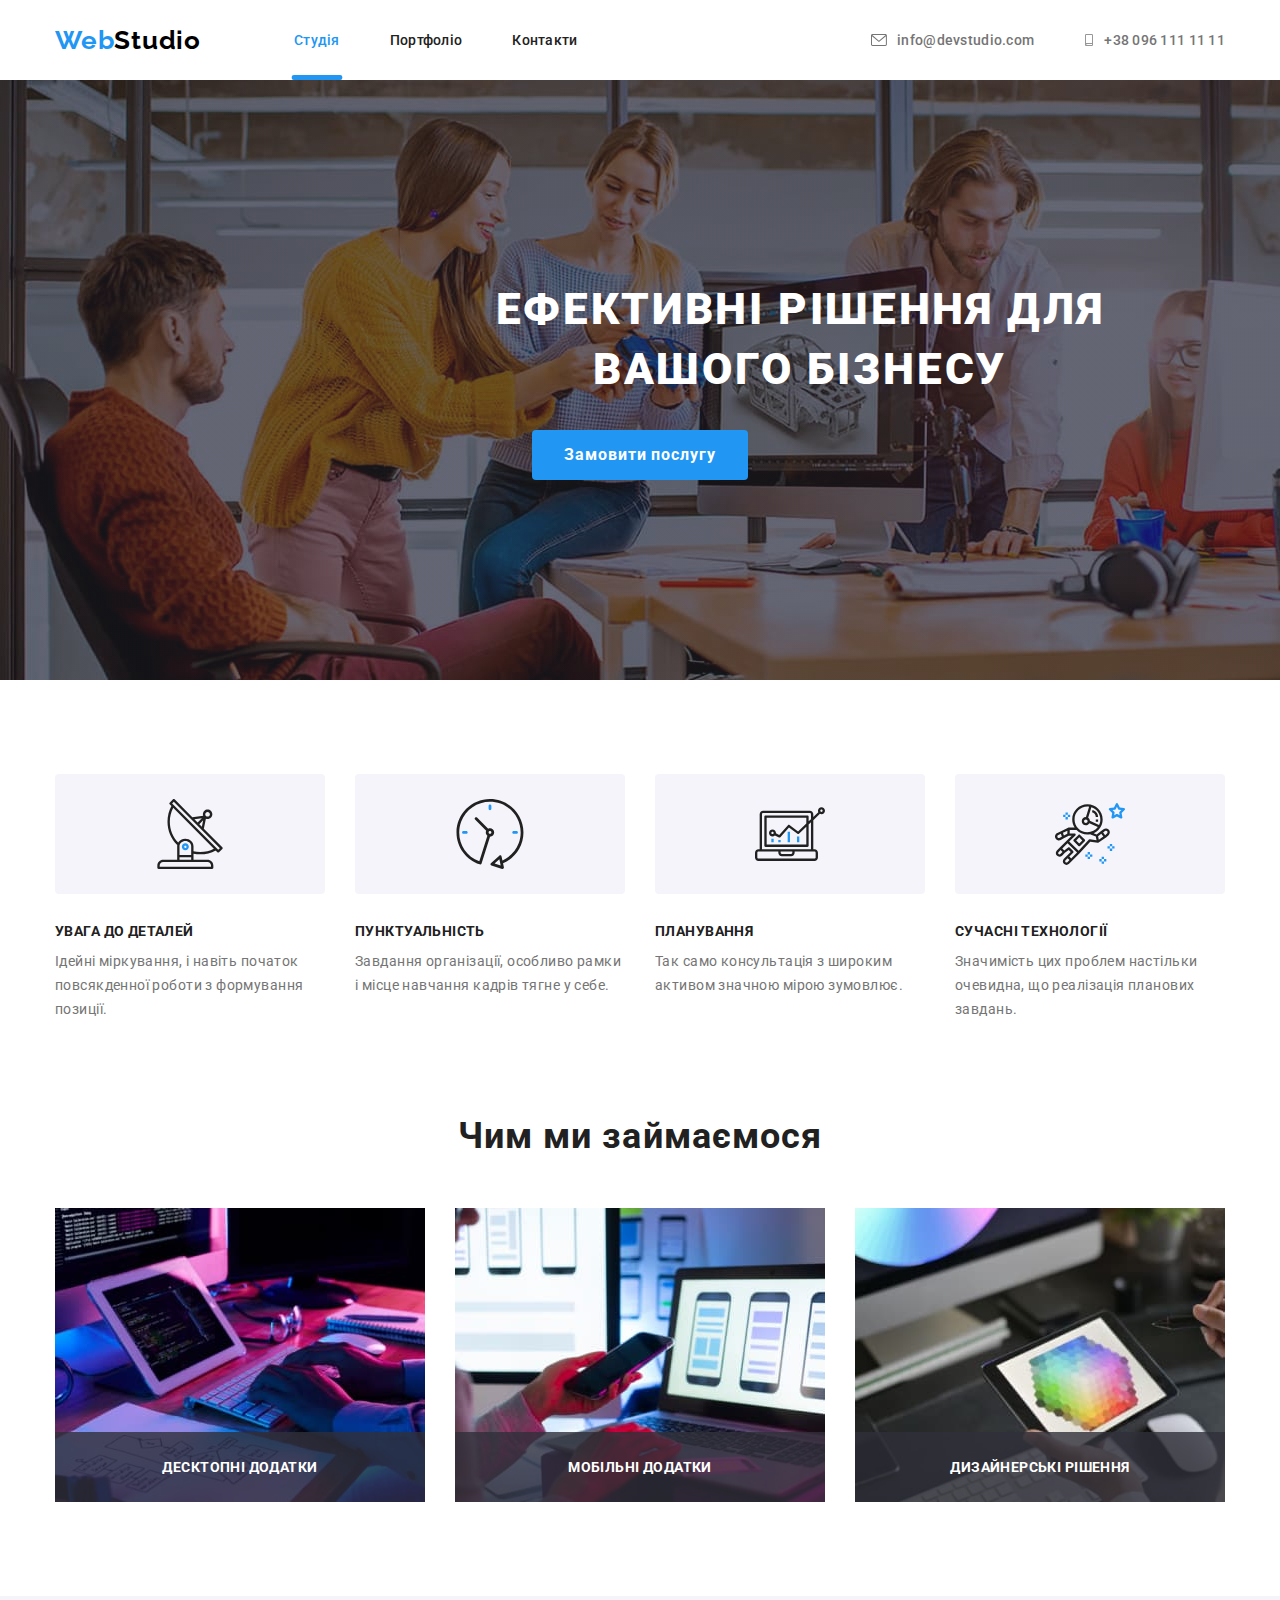
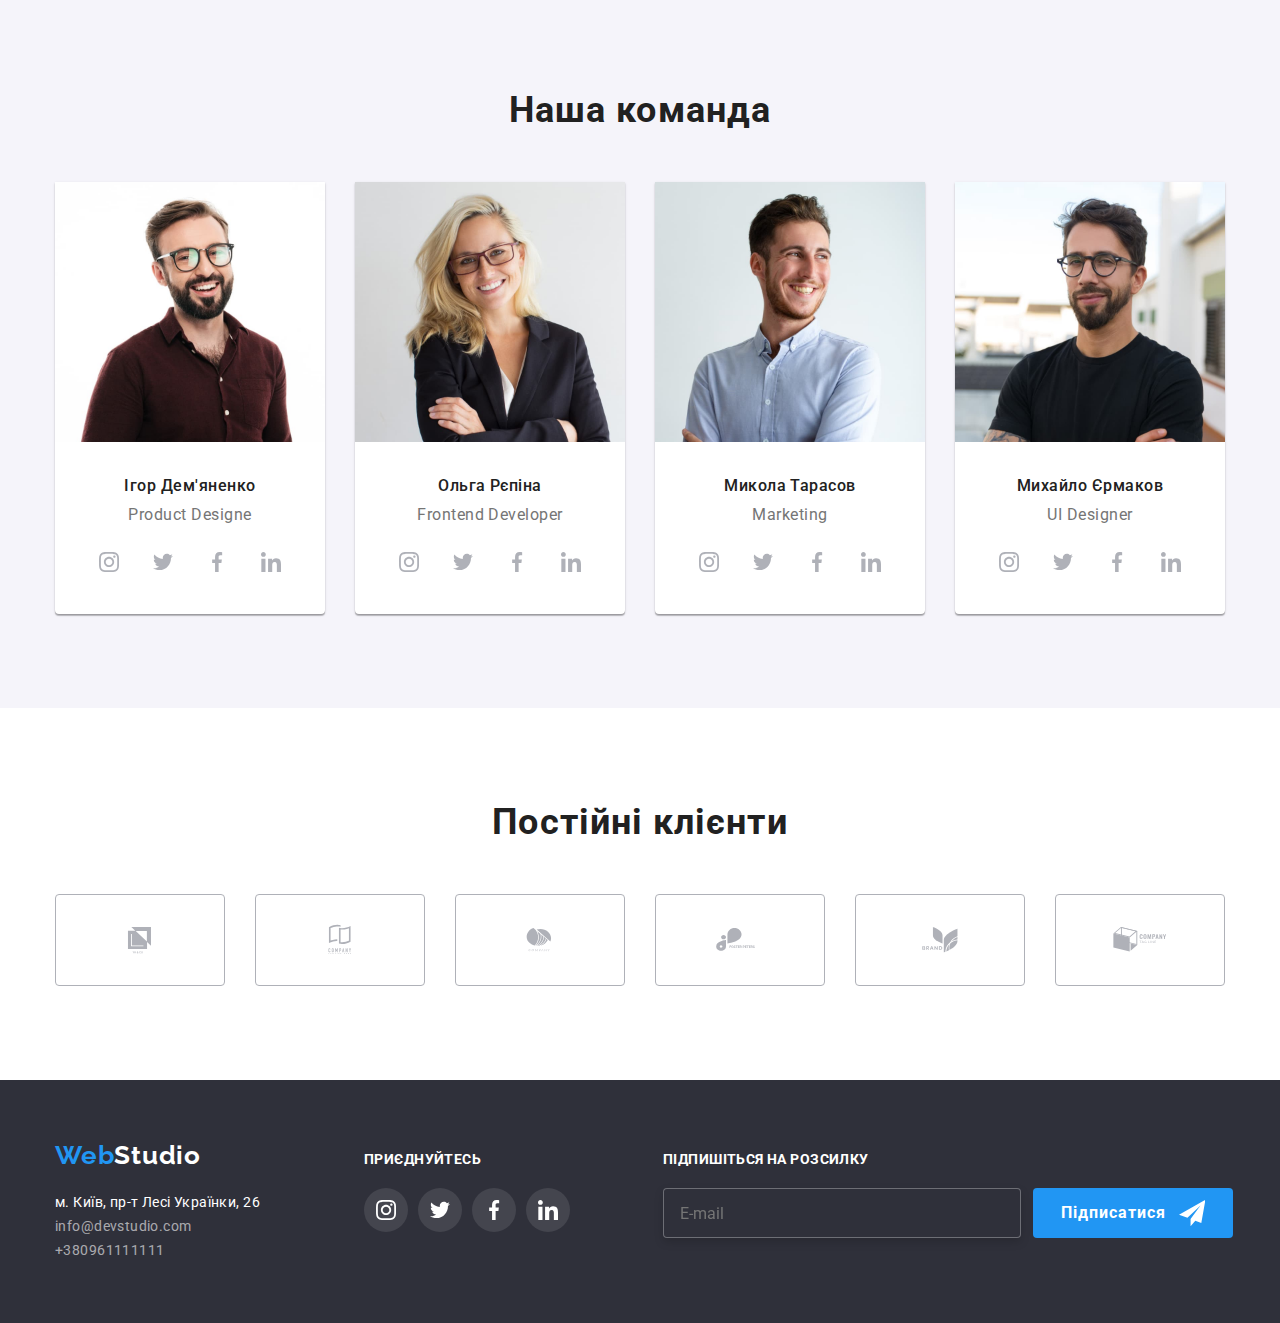
<file: index.html>
<!DOCTYPE html>
<html lang="uk">
  <head>
    <meta charset="UTF-8" />
    <meta http-equiv="X-UA-Compatible" content="IE=edge" />
    <meta name="viewport" content="width=device-width, initial-scale=1.0" />
    <link rel="preconnect" href="https://fonts.googleapis.com">
    <link rel="preconnect" href="https://fonts.gstatic.com" crossorigin>
    <link href="https://fonts.googleapis.com/css2?family=Raleway:wght@700&family=Roboto:wght@400;500;700;900&display=swap"
      rel="stylesheet">
    <title>WebStudio</title>
    <link rel="stylesheet" href="https://cdnjs.cloudflare.com/ajax/libs/modern-normalize/1.1.0/modern-normalize.min.css">
    <link rel="stylesheet" href="./css/styles.css">
    <link rel="stylesheet" href="https://cdnjs.cloudflare.com/ajax/libs/animate.css/4.1.1/animate.min.css" />
  </head>
  <body>
    <!-- Шапка -->
  <header class="header">
    <div class="container">
      <div class="header-flex">
        <a href="index.html" class="header-logo link"><span class="Web">Web</span><span class="Studio1">Studio</span></a>
        <nav>
          <ul class="header-list list">
            <li class="header-item"><a href="./index.html" class="header-link primari link">Студія</a></li>
            <li class="header-item"><a href="./portfolio.html" class="header-link secondary link">Портфоліо</a></li>
            <li class="header-item"><a href="/" class="header-link secondary link">Контакти</a></li>
          </ul>
        </nav>
        <ul class="list contact-list">
          <li class="header-item">
            <a href="mailto:info@devstudio.com" class="header-contact link">
            <svg class="icon-link" width="16" heght="12">
                <use
                  href="./images/icons.svg#icon-envelope"
                ></use>
              </svg>
              info@devstudio.com 
            </a>
          </li>
          <li class="header-item"><a href="tel:+38 096 111 11 11" class="header-contact link"> 
            <svg class="icon-link" width="10" heght="16">
             <use 
              href="./images/icons.svg#icon-smartphone"></use>
            </svg>+38 096 111 11 11
          </a>
        </li>
        </ul>

      </div>
      
    </div>
  </header>
    

    <!-- Основне -->
    <main>
      <!-- Герой -->
      <div class="overlay">
        <section class="hero">
          <div class="hero-wrapper">
            <h1 class="hero-title">
              Ефективні рішення для вашого бізнесу
            </h1>
            <button type="button" class="button" data-modal-open >Замовити послугу</button>
          </div>
        </section>
      </div>
      
     

      <!-- Переваги -->
      <section class="section-benefits">
        <div class="container">
          <h2 class="visually-hidden">Переваги</h2>
          <ul class="hidden list">
            <li>
              <div class="list-benefits">
                <svg class="icon-benefits"  width="70" heght="70">
                  <use href="./images/icons.svg#icon-antenna"></use>
                </svg>
                <h3 class="section-title">УВАГА ДО ДЕТАЛЕЙ</h3>
                <p class="section-paragraph">
                Ідейні міркування, і навіть початок повсякденної роботи з
                формування позиції.
              </p>
              </div>
              
            </li>
            <li >
              <div class="list-benefits">
                <svg class="icon-benefits" width="70" heght="70">
                  <use href="./images/icons.svg#icon-clock"></use>
                </svg>
                <h3 class="section-title">ПУНКТУАЛЬНІСТЬ</h3>
                <p class="section-paragraph">
                Завдання організації, особливо рамки і місце навчання кадрів тягне
                у себе.
              </p></div>
              
            </li>
            <li >
              <div class="list-benefits">
                <svg class="icon-benefits" width="70" height="70">
                  <use href="./images/icons.svg#icon-diagram"></use>
                </svg>
                <h3 class="section-title">ПЛАНУВАННЯ</h3>
                <p class="section-paragraph">
                Так само консультація з широким активом значною мірою зумовлює.
              </p></div>
              
            </li>
            <li >
              <div class="list-benefits">
                <svg class="icon-benefits" width="70" heght="70">
                  <use href="./images/icons.svg#icon-astronaut"></use>
                </svg>
                <h3 class="section-title">СУЧАСНІ ТЕХНОЛОГІЇ</h3>
                <p class="section-paragraph">
                Значимість цих проблем настільки очевидна, що реалізація планових
                завдань.
              </p></div>
              
            </li>
          </ul>
        </div>
      </section>

      <!-- Сфера зайнятості -->
      <section class="feature-list list">
        <div class="container">
          <h2 class="title">Чим ми займаємося</h2>
          <ul class="list ">
            <li class="list-item">
              <div class="job">
                <div class="feature-name">
                  <p class="text-feature">Десктопні додатки</p>
                </div>
                <img class="img" src="./img/сфера-img-1.jpg" alt="макбук" width="370" />
              </div>
            </li>
           
            <li class="list-item">
              <div class="job">
                <div class="feature-name">
                  <p class="text-feature">Мобільні додатки</p>
                </div>
                <img class="img" src="./img/сфера-img-2.jpg" alt="телефон-нотбук" width="370" />
              </div>
            </li>
          
            <li class="list-item">
              <div class="job">
                <div class="feature-name">
                  <p class="text-feature">Дизайнерські рішення</p>
                </div>
                <img class="img" src="./img/сфера-img-3.jpg" alt="планшет" width="370" />
              </div>
            </li>
          </ul>
        </div>
      </section>

      <!-- Наша команда -->
      <section>
        <div class="our-team">
          <div class="container">
            <div class="team-list">
              <h2 class="title">Наша команда</h2>
              <ul class="list">
                <li class="team-item">
                  <img src="./img/команда-img-1.jpg" alt="Ігор Дем'яненко" width="270" />
                  <div class="team">
                    <h3 class="team-name">Ігор Дем'яненко</h3>
                    <p class="team-position">Product Designe</p>
                    <ul class="team-social list">
                      <li class="social"><a href=""class="social-link">
                        <svg class="social-item"
                          viewBox="0 0 100 100" 
                          width="20" hight="20" class="">
                          <use href="./images/icons.svg#icon-instagram"></use>
                        </svg>
                      </a></li>
                      <li class="social"><a href="" class="social-link">
                        <svg class="social-item" viewBox="0 0 100 100" width="20" class="">
                          <use href="./images/icons.svg#icon-twitter"></use>
                        </svg>
                      </a></li>
                      <li class="social"><a href="" class="social-link">
                        <svg class="social-item" viewBox="0 0 100 100" width="20" class="">
                          <use href="./images/icons.svg#icon-facebook"></use>
                        </svg></a></li>
                      <li class="social"><a href="" class="social-link">
                        <svg class="social-item" viewBox="0 0 100 100" width="20" class="">
                          <use href="./images/icons.svg#icon-linkedin"></use>
                        </svg>
                      </a></li>
                    </ul>
                  </div>
          
                </li>
                <li class="team-item">
                  <img src="./img/команда-img-2.jpg" alt="Ольга Рєпіна" width="270" />
                  <div class="team">
                    <h3 class="team-name">Ольга Рєпіна</h3>
                    <p class="team-position">Frontend Developer</p>
                    <ul class="team-social list">
                      <li class="social"><a  href="" class="social-link">
                          <svg class="social-item" viewBox="0 0 100 100" width="20" hight="20" class="">
                            <use href="./images/icons.svg#icon-instagram"></use>
                          </svg>
                        </a></li>
                      <li class="social"><a href=""class="social-link">
                          <svg class="social-item" viewBox="0 0 100 100" width="20" class="">
                            <use href="./images/icons.svg#icon-twitter"></use>
                          </svg>
                        </a></li>
                      <li class="social"><a href=""class="social-link">
                        <svg class="social-item" viewBox="0 0 100 100" width="20" class="">
                          <use href="./images/icons.svg#icon-facebook"></use>
                        </svg><a href=""></a>
                      </li>
                      <li class="social"><a href=""class="social-link">
                          <svg class="social-item" viewBox="0 0 100 100" width="20" class="">
                            <use href="./images/icons.svg#icon-linkedin"></use>
                          </svg>
                        </a></li>
                    </ul>
                  </div>
                </li>
                <li class="team-item">
                  <img src="./img/команда-img-3.jpg" alt="Микола Тарасов" width="270" />
                  <div class="team">
                    <h3 class="team-name">Микола Тарасов</h3>
                    <p class="team-position">Marketing</p>
                    <ul class="team-social list">
                      <li class="social"><a href=""class="social-link">
                          <svg class="social-item" viewBox="0 0 100 100" width="20" class="">
                            <use href="./images/icons.svg#icon-instagram"></use>
                          </svg>
                        </a></li>
                      <li class="social"><a href=""class="social-link">
                          <svg class="social-item" viewBox="0 0 100 100" width="20" class="">
                            <use href="./images/icons.svg#icon-twitter"></use>
                          </svg>
                        </a></li>
                      <li class="social"><a href=""class="social-link">
                        <svg  class="social-item"viewBox="0 0 100 100" width="20" class="">
                          <use href="./images/icons.svg#icon-facebook"></use>
                        </svg></a>
                      </li>
                      <li class="social"><a href=""class="social-link">
                          <svg class="social-item" viewBox="0 0 100 100" width="20" class="">
                            <use href="./images/icons.svg#icon-linkedin"></use>
                          </svg>
                        </a></li>
                    </ul>
                  </div>
                </li>
                <li class="team-item">
                  <img src="./img/команда-img-4.jpg" alt="Михайло Єрмаков" width="270" />
                  <div class="team">
                    <h3 class="team-name">Михайло Єрмаков</h3>
                    <p class="team-position">UI Designer</p>
                    <ul class="team-social list">
                      <li class="social"><a href=""class="social-link">
                          <svg class="social-item" viewBox="0 0 100 100" width="20" class="">
                            <use href="./images/icons.svg#icon-instagram"></use>
                          </svg>
                        </a></li>
                      <li class="social"><a href=""class="social-link">
                          <svg class="social-item" viewBox="0 0 100 100" width="20" class="">
                            <use href="./images/icons.svg#icon-twitter"></use>
                          </svg>
                        </a></li>
                      <li class="social"><a href=""class="social-link">
                        <svg class="social-item" viewBox="0 0 100 100" width="20" class="">
                          <use href="./images/icons.svg#icon-facebook"></use>
                        </svg></a>
                      </li>
                      <li class="social"><a href=""class="social-link">
                          <svg class="social-item" viewBox="0 0 100 100" width="20" class="">
                            <use href="./images/icons.svg#icon-linkedin"></use>
                          </svg>
                        </a></li>
                    </ul>
                  </div>
                </li>
              </ul>
          
            </div>
          
          </div>
        </div>
       
      </section>

      <section>
        <div class="container clients">
          <h2 class="title">Постійні клієнти</h2>
          <ul class="list">
            <li class="client-list"><a class="client-icons" href="">
              <svg class="clients-link" viewBox="0 0 100 100" width="106px" height="60px" class="">
                <use href="./images/icons.svg#icon-Logo-6"></use>
              </svg>
            </a></li>
            <li class="client-list"><a class="client-icons" href="">
                <svg class="clients-link" viewBox="0 0 100 100" width="106px" height="60px" class="">
                  <use href="./images/icons.svg#icon-Logo-1"></use>
                </svg>
            </a></li>
            <li class="client-list"><a class="client-icons" href="">
                  <svg class="clients-link" viewBox="0 0 100 100" width="106px" height="60px" class="">
                    <use href="./images/icons.svg#icon-Logo-2"></use>
                  </svg>
            </a></li>
            <li class="client-list"><a class="client-icons" href="">
                    <svg class="clients-link" viewBox="0 0 100 100" width="106px" height="60px" class="">
                      <use  href="./images/icons.svg#icon-Logo-3"></use>
                    </svg>
            </a></li>
            <li class="client-list"><a class="client-icons" href="">
                      <svg class="clients-link" viewBox="0 0 100 100" width="106px" height="60px" class="">
                        <use href="./images/icons.svg#icon-Logo-4"></use>
                      </svg>
            </a></li>
            <li class="client-list"><a class="client-icons" href="">
                        <svg class="clients-link" viewBox="0 0 100 100" width="106px" height="60px" class="">
                          <use href="./images/icons.svg#icon-Logo-5"></use>
                        </svg>
            </a></li>
          </ul>

        </div>
      </section>
    </main>

    <!-- Футер -->
    <footer class="footer">
      <div class="container footer-container">
        <div class="footer-hero">
          <a href="index.html" class="header-logo link"><span class="Web">Web</span><span class="studio-second">Studio</span></a>
          <!-- Контакти, адреса -->
          <section>
            <address>
              <ul class="list footer-contact">
                <li>
                  <a class="footer-address link" href="https://goo.gl/maps/uzxydic4ryAcM6jB7" target="_blank"
                    rel="noopene noreferrer nofollow">
                    м. Київ, пр-т Лесі Українки, 26
                  </a>
                </li>
                <li><a class="footer-mail-tel link" href="mailto:info@devstudio.com">info@devstudio.com</a></li>
                <li><a class="footer-mail-tel link" href="tel:+380961111111">+380961111111</a></li>
              </ul>
            </address>
          </section>
        </div>
        <div class="footer-social">
          <b class="social-title">приєднуйтесь</b>
          <ul class="list footer-list">
            <li class="social"><a href="" class="social-link social-footer">
                <svg class="social-item footr-item" viewBox="0 0 100 100" width="20" class="">
                  <use href="./images/icons.svg#icon-instagram"></use>
                </svg>
              </a></li>
            <li class="social"><a href="" class="social-link social-footer">
                <svg class="social-item footr-item" viewBox="0 0 100 100" width="20" class="">
                  <use href="./images/icons.svg#icon-twitter"></use>
                </svg>
              </a></li>
            <li class="social"><a href="" class="social-link social-footer">
                <svg class="social-item footr-item" viewBox="0 0 100 100" width="20" class="">
                  <use href="./images/icons.svg#icon-facebook"></use>
                </svg></a>
            </li>
            <li class="social"><a href="" class="social-link social-footer">
                <svg class="social-item footr-item" viewBox="0 0 100 100" width="20" class="">
                  <use href="./images/icons.svg#icon-linkedin"></use>
                </svg>
              </a></li>
          </ul>
        </div>
        <div class="footer-list-mail">
          <strong class="social-title">Підпишіться на розсилку</strong>
          <form action="">
            <div class="footer-form">
              <label for="">
                <input type="email" placeholder="E-mail" class="footer-input"> 
              </label>
              <button class="button footer-form-btn">Підписатися
                <svg class="form-svg-send" viewBox="0 0 100 100" width="24" height="24">
                  <use href="./images/icons.svg#icon-icon-send"></use>
                </svg>
              </button>
            </div>
          </form>
        </div>
        

      </div>
      
    </footer>
  <div class="backdrop is-hidden" data-modal>
    <div class="modal">
      <button type="button" class="close-button" data-modal-close>
        <svg class="svg-close" viewBox="0 0 100 100" width="11px" hidden="11px" class="">
          <use href="./images/icons.svg#icon-Vector"></use>
        </svg>
      </button>
      <form class="form" action="">
        <p class="modal-form-head">Залиште свої дані, ми вам передзвонимо</p>
        <div class="modal-form">
          <div class="form-field">
            <label class="form-lable" for="name">Ім'я</label>
            <div class="input-wrap">
              <svg class="form-icon" viewBox="0 0 100 100" width="18" >
                <use href="./images/icons.svg#icon-person-black"></use>
              </svg>  
              <input class="form-input" type="text" name="name" id="name" autocmplete="name" required />
            </div>
          </div>
  
          <div class="form-field">
            <label class="form-lable" for="tel">Телефон</label>
            <div class="input-wrap">
              <svg class="form-icon" viewBox="0 0 100 100" width="18">
                <use href="./images/icons.svg#icon-phone-black"></use>
              </svg>
              <input class="form-input"
              type="text" name="tel" id="tel" autocmplete="on" required 
              pattern="[\+]\d{3}\s[\(]\d{2}[\)]\s\d{3}[\-]\d{2}[\-]\d{2}" minlength="13" maxlength="13"/>
              <span class="error">Не вірно введено телефон</span>
            </div>

          </div>
  
          <div class="form-field">
            <label class="form-lable" for="mail">Пошта</label>
            <div class="input-wrap">
              <svg class="form-icon" viewBox="0 0 100 100" width="18">
                <use href="./images/icons.svg#icon-email-black"></use>
              </svg>
              <input class="form-input" type="email" name="email" id="mail" autocmplete="on" required/>
              <span class="error">Не вірно введено пошту</span>
            </div>
          </div>
  
          <div class="form-field">
            <label class="form-lable" for="comment">Коментар</label>
            <textarea  name="comment" id="comment" rows="5"
              placeholder="Введіть текст"></textarea>
          </div>
        </div>
  
  
        <div class="form-field">
          
          <label class="checkbox-label form-lable ">
            <input class="checkbox" type="checkbox" name="policy"/>
            <span class="form-icon-checkbox"></span>
            Погоджуюся з розсилкою та приймаю <a href=""class="modal-link">Умови договору</a> 
          </label>
    
        </div>
  
        <button type="submit" class="btn">Відправити</button>
      </form>
    </div>
  
  </div>
    <script src="./JS/modal.js"></script>
  </body>
</html>
</file>
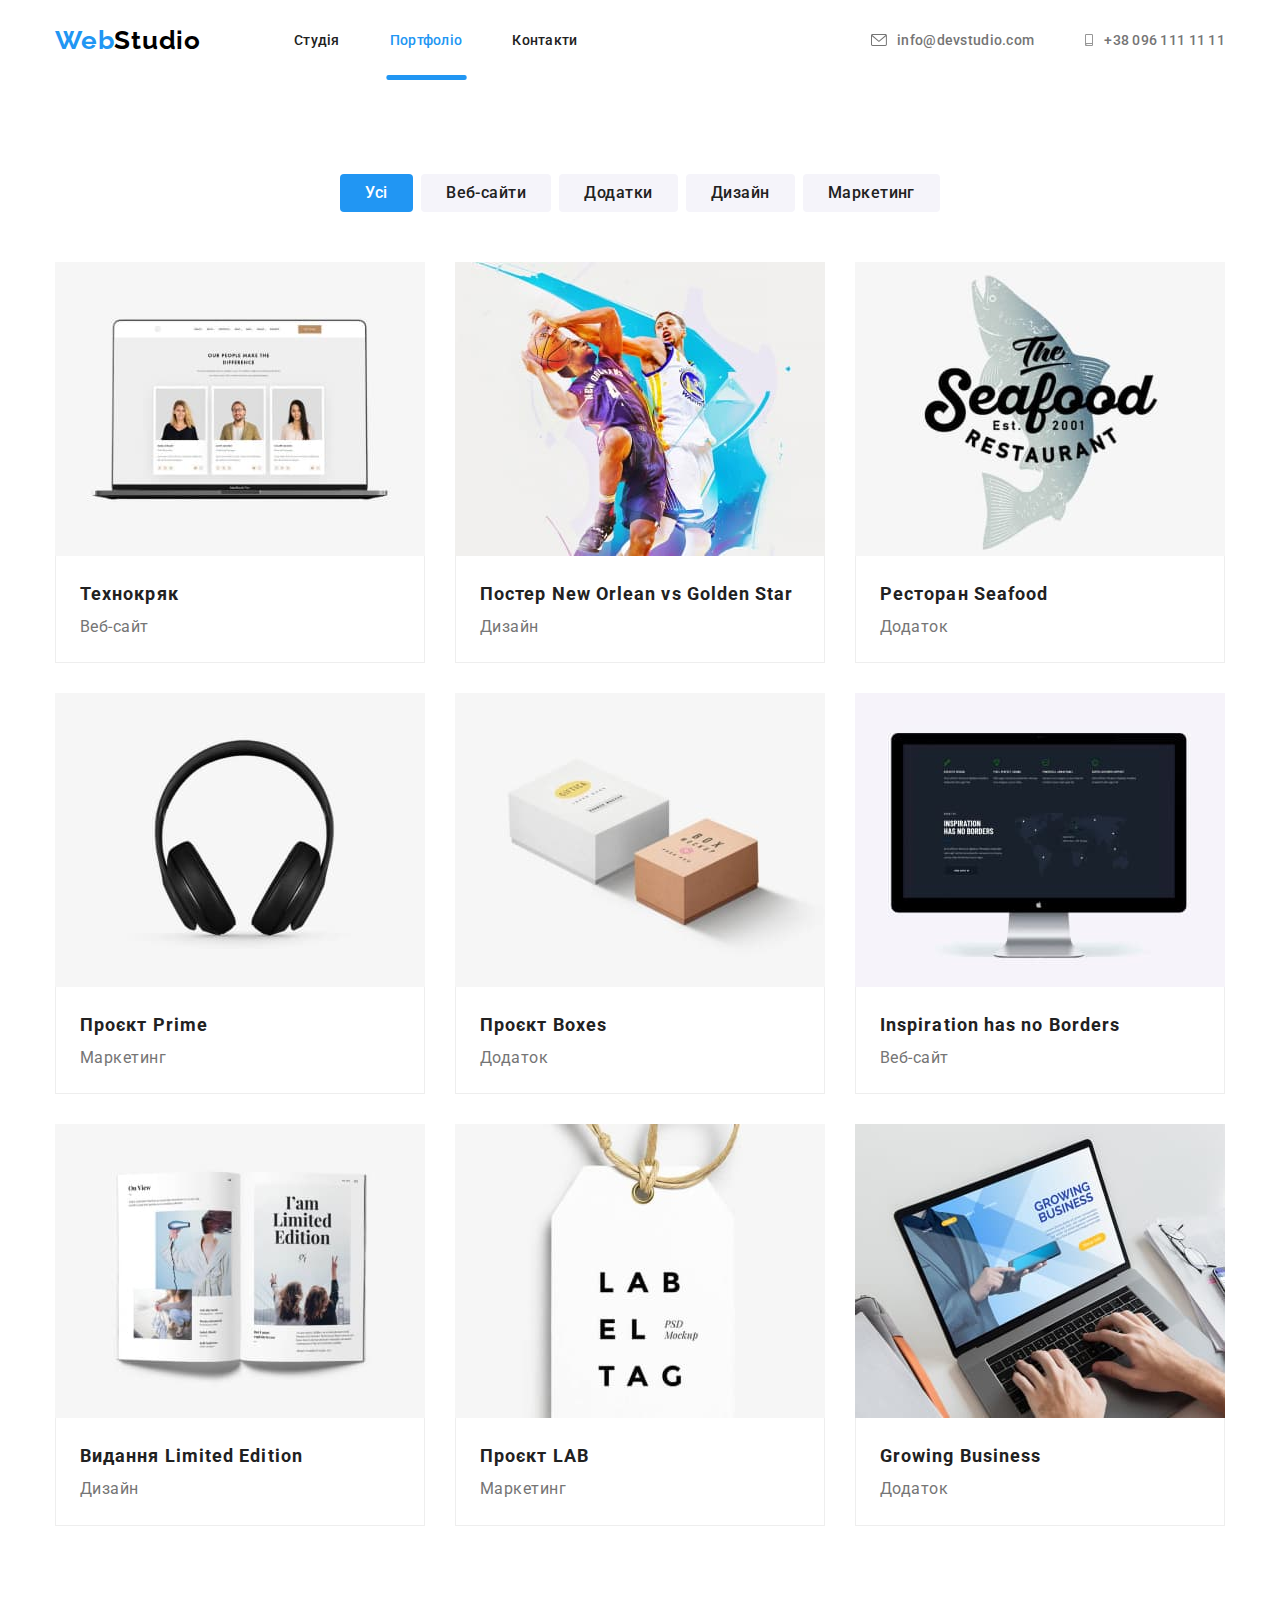
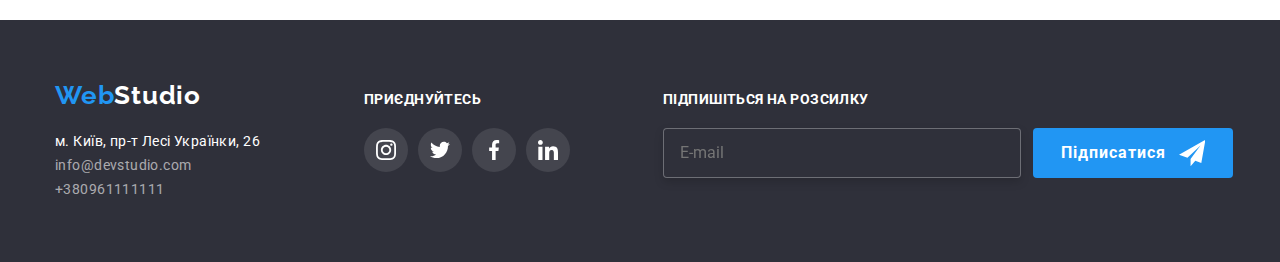
<file: portfolio.html>
<!DOCTYPE html>
<html lang="uk">
<head>
    <meta charset="UTF-8">
    <meta http-equiv="X-UA-Compatible" content="IE=edge">
    <meta name="viewport" content="width=device-width, initial-scale=1.0">
    <link rel="preconnect" href="https://fonts.googleapis.com">
    <link rel="preconnect" href="https://fonts.gstatic.com" crossorigin>
    <link href="https://fonts.googleapis.com/css2?family=Raleway:wght@700&family=Roboto:wght@400;500;700;900&display=swap"
      rel="stylesheet">
    <title>WebStudio</title>
    <link rel="stylesheet" href="https://cdnjs.cloudflare.com/ajax/libs/modern-normalize/1.1.0/modern-normalize.min.css">
    <link rel="stylesheet" href="./css/styles.css">
</head>
<body>
    <!-- Шапка -->
    <header class="header">
      <div class="container">
        <div class="header-flex">
          <a href="index.html" class="header-logo link"><span class="Web">Web</span><span class="Studio1">Studio</span></a>
          <nav>
            <ul class="header-list list">
              <li class="header-item"><a href="./index.html" class="header-link secondary link">Студія</a></li>
              <li class="header-item"><a href="./portfolio.html" class="header-link primari link">Портфоліо</a></li>
              <li class="header-item"><a href="/" class="header-link secondary link">Контакти</a></li>
            </ul>
          </nav>
          <ul class="list contact-list">
            <li class="header-item">
              <a href="mailto:info@devstudio.com" class="header-contact link">
                <svg class="icon-link" width="16" heght="12">
                  <use href="./images/icons.svg#icon-envelope"></use>
                </svg>
                info@devstudio.com</a>
            </li>
            <li class="header-item"><a href="tel:+38 096 111 11 11" class="header-contact link">
                <svg class="icon-link" width="10" heght="16">
                  <use href="./images/icons.svg#icon-smartphone"></use>
                </svg>+38 096 111 11 11</a></li>
          </ul>
        </div>
        
      </div>
      
    </header>
    <!-- основне -->
    <main>
      <div class="container">
        <!-- фільтр робот -->
          <ul class="buttons-portfolio list">
            <li class="button-main"><button type="button" class="buttons primary">Усі</button> </li>
            <li class="button-main"><button type="button" class="buttons secondary">Веб-сайти</button> </li>
            <li class="button-main"><button type="button" class="buttons secondary">Додатки</button> </li>
            <li class="button-main"><button type="button" class="buttons secondary">Дизайн</button> </li>
            <li class="button-main"><button type="button" class="buttons secondary">Маркетинг</button> </li>
          </ul>
        
        
        <!-- портфоліо -->
        <h1 class="visually-hidden">Портфоліо</h1>
        <section>
          <div class="main-portfolio">
            <ul class="list list-portfolio">
              <li class="portfolio-elements">
                  <a class="portfolio-link" href="">
                    <div class="card-animate">
                      <img class="portfolio-img" src="./images/portfolio1.jpg" alt="ноутбук" width="370">
                     <p class="text-card">
                      Ресурс пропонує комплексні пропозиції з різним рівнем функціоналу та сервісів. Все це дозволить відвідувачу отримати
                      вичерпні відомості про компанію чи приватну особу.
                      </p>
                    </div>
                    <div class="name-text">
                      <h2 class="name-portfolio">Технокряк</h2>
                      <p class="about-text">Веб-сайт</p>
                    </div>
                  </a>
              </li>
              <li class="portfolio-elements">
                <a class="portfolio-link" href="">
                  <div class="card-animate">
                    <img class="portfolio-img" src="./images/portfolio2.jpg" alt="баскетбол" width="370">
                    <p class="text-card">
                      Ресурс пропонує комплексні пропозиції з різним рівнем функціоналу та сервісів. Все це дозволить відвідувачу отримати
                     вичерпні відомості про компанію чи приватну особу.
                    </p>
                </div>
                <div class="name-text"><h2 class="name-portfolio">Постер New Orlean vs Golden Star</h2>
                <p class="about-text">Дизайн</p></div></a>
              </li>
              <li class="portfolio-elements">
                <a class="portfolio-link" href="">
                  <div class="card-animate">
                  <img class="portfolio-img" src="./images/portfolio3.jpg" alt="логотип ресторан" width="370">
                  <p class="text-card">
                   Ресурс пропонує комплексні пропозиції з різним рівнем функціоналу та сервісів. Все це дозволить відвідувачу отримати
                   вичерпні відомості про компанію чи приватну особу.
                  </p></div>
                <div class="name-text"><h2 class="name-portfolio">Ресторан Seafood</h2>
                <p class="about-text">Додаток</p></div></a>
              </li>
              <li class="portfolio-elements">
                <a class="portfolio-link" href="">
                  <div class="card-animate">
                <img class="portfolio-img" src="./images/portfolio4.jpg" alt="навушники" width="370">
                <p class="text-card">
                  Ресурс пропонує комплексні пропозиції з різним рівнем функціоналу та сервісів. Все це дозволить відвідувачу отримати
                  вичерпні відомості про компанію чи приватну особу.
                </p>
                </div>
                <div class="name-text"><h2 class="name-portfolio">Проєкт Prime</h2>
                <p class="about-text">Маркетинг</p></div></a>
              </li>
              <li class="portfolio-elements">
                <a class="portfolio-link" href="">
                  <div class="card-animate">
                <img class="portfolio-img" src="./images/portfolio5.jpg" alt="дві коробки" width="370">
                <p class="text-card">
                  Ресурс пропонує комплексні пропозиції з різним рівнем функціоналу та сервісів. Все це дозволить відвідувачу отримати
                  вичерпні відомості про компанію чи приватну особу.
                </p></div>
                <div class="name-text"><h2 class="name-portfolio">Проєкт Boxes</h2>
                <p class="about-text">Додаток</p></div></a>
              </li>
              <li class="portfolio-elements">
                <a class="portfolio-link" href="">
                  <div class="card-animate">
                <img class="portfolio-img" src="./images/portfolio6.jpg" alt="монітор" width="370">
                <p class="text-card">
                  Ресурс пропонує комплексні пропозиції з різним рівнем функціоналу та сервісів. Все це дозволить відвідувачу отримати
                  вичерпні відомості про компанію чи приватну особу.
                </p>
                </div>
                <div class="name-text"><h2 class="name-portfolio">Inspiration has no Borders</h2>
                <p class="about-text">Веб-сайт</p></div></a>
              </li>
              <li class="portfolio-elements">
                <a class="portfolio-link" href="">
                  <div class="card-animate">
                <img class="portfolio-img" src="./images/portfolio7.jpg" alt="книжка" width="370">
                <p class="text-card">
                  Ресурс пропонує комплексні пропозиції з різним рівнем функціоналу та сервісів. Все це дозволить відвідувачу отримати
                  вичерпні відомості про компанію чи приватну особу.
                </p>
                </div>
                <div class="name-text"><h2 class="name-portfolio">Видання Limited Edition</h2>
                <p class="about-text">Дизайн</p></div></a>
              </li>
              <li class="portfolio-elements">
                <a class="portfolio-link" href="">
                  <div class="card-animate">
                <img class="portfolio-img" src="./images/portfolio8.jpg" alt="бірка" width="370">
                <p class="text-card">
                  Ресурс пропонує комплексні пропозиції з різним рівнем функціоналу та сервісів. Все це дозволить відвідувачу отримати
                  вичерпні відомості про компанію чи приватну особу.
                </p>
                </div>
                <div class="name-text"><h2 class="name-portfolio">Проєкт LAB</h2>
                <p class="about-text">Маркетинг</p></div></a>
              </li>
              <li class="portfolio-elements">
                <a class="portfolio-link" href="">
                  <div class="card-animate">
                <img class="portfolio-img" src="./images/portfolio9.jpg" alt="ноутбук" width="370">
                <p class="text-card">
                  Ресурс пропонує комплексні пропозиції з різним рівнем функціоналу та сервісів. Все це дозволить відвідувачу отримати
                  вичерпні відомості про компанію чи приватну особу.
                </p>
                </div>
                <div class="name-text"><h2 class="name-portfolio">Growing Business</h2>
                <p class="about-text">Додаток</p></div></a>
              </li>
            </ul>

          </div>
          
        </section>
      </div>
    </main>
<!-- Футер -->
<footer class="footer">
  <div class="container footer-container">
    <div class="footer-hero">
      <a href="index.html" class="header-logo link"><span class="Web">Web</span><span
          class="studio-second">Studio</span></a>
      <!-- Контакти, адреса -->
      <section>
        <address>
          <ul class="list footer-contact">
            <li>
              <a class="footer-address link" href="https://goo.gl/maps/uzxydic4ryAcM6jB7" target="_blank"
                rel="noopene noreferrer nofollow">
                м. Київ, пр-т Лесі Українки, 26
              </a>
            </li>
            <li><a class="footer-mail-tel link" href="mailto:info@devstudio.com">info@devstudio.com</a></li>
            <li><a class="footer-mail-tel link" href="tel:+380961111111">+380961111111</a></li>
          </ul>
        </address>
      </section>
    </div>
    <div class="footer-social">
      <b class="social-title">приєднуйтесь</b>
      <ul class="list footer-list">
        <li class="social"><a href="" class="social-link social-footer">
            <svg class="social-item footr-item" viewBox="0 0 100 100" width="20" class="">
              <use href="./images/icons.svg#icon-instagram"></use>
            </svg>
          </a></li>
        <li class="social"><a href="" class="social-link social-footer">
            <svg class="social-item footr-item" viewBox="0 0 100 100" width="20" class="">
              <use href="./images/icons.svg#icon-twitter"></use>
            </svg>
          </a></li>
        <li class="social"><a href="" class="social-link social-footer">
            <svg class="social-item footr-item" viewBox="0 0 100 100" width="20" class="">
              <use href="./images/icons.svg#icon-facebook"></use>
            </svg></a>
        </li>
        <li class="social"><a href="" class="social-link social-footer">
            <svg class="social-item footr-item" viewBox="0 0 100 100" width="20" class="">
              <use href="./images/icons.svg#icon-linkedin"></use>
            </svg>
          </a></li>
      </ul>
    </div>
    <div class="footer-list-mail">
      <strong class="social-title">Підпишіться на розсилку</strong>
      <form action="">
        <div class="footer-form">
          <label for="">
            <input type="email" placeholder="E-mail" class="footer-input">
          </label>
          <button class="button footer-form-btn">Підписатися
            <svg class="form-svg-send" viewBox="0 0 100 100" width="24" height="24">
              <use href="./images/icons.svg#icon-icon-send"></use>
            </svg>
          </button>
        </div>
      </form>
    </div>

  </div>

</footer>

</body>
</html>
</file>
<file: css/styles.css>
:root{
    --secondary-text-color:#212121;
    --accent-color: #2196F3;
    --primary-text-color:#757575;
    --primary-white-color:#FFFFFF;
    --color-not-hover:#afb1b8; 
}
.container{
    padding-left: 15px; 
    padding-right: 15px;
    width: 1200px;
    /* flex-wrap: wrap; */
    margin-left: auto;
    margin-right: auto;
    /* outline: 2px solid tomato; */
}
h1,h2,h3,h4,h5,h6,ul,p{
    margin: 0%;
}
/* body {
   
    overflow-x: hidden;
    overflow-y: scroll !important;
} */

ul{
    padding-left: 0px;
}



.section-benefits{
  padding-top: 94px;
  padding-bottom: 94px;
}
.list{
    list-style: none;
    padding: 0px;
    display: flex;
    margin-left: auto;
}


.link{
    text-decoration: none; 
}
.hidden li{
    margin-right: 30px;
}
/* header */

.header-flex{
    display: flex;
    align-items: center;
}
body{
    font-family:"Roboto", sans-serif;
    font-weight: 500;
   

}
.header-list{
    display: flex;
    position: relative;
}
.header-item{
    position: relative;
}
.primari::after{
    content: "";
    position: absolute;
    display: block;
    width: 100%;
    height: 5px;
    background-color: var(--accent-color);
    bottom: 0px;
    border-radius: 2px;
    transform: scaleX(1.1);
    
    transition: opacity 250ms;
}

.header-list .header-item +.header-item{
    margin-left: 50px; 
}

.icon-link{
    margin-right: 10px;
    text-decoration: none;
    fill:currentColor;
    height: 12px;
    transition: fill 250ms cubic-bezier(0.4, 0, 0.2, 1);
}


.Web{
    color:var(--accent-color);
}
.Studio1{
   color: #000000
}
.header-logo{
    font-family:"Raleway";
    font-weight: 700;
    font-size: 26px;
    line-height: 1.19;
    letter-spacing: 0.03em;
    margin-right: 93px;
}
.header-link{
    display: block;
    padding-top: 32px;
    padding-bottom: 32px;

    font-family: "Roboto",sans-serif;
    font-size: 14px;
    line-height: 1.17;
    letter-spacing: 0.02em;
    transition: color 250ms cubic-bezier(0.4, 0, 0.2, 1);
}

.link:hover,
.link:focus{
    color: var(--accent-color)
    
}
 .primari{
    color: var(--accent-color)
 }
 .secondary{
    color: var(--secondary-text-color);
 }
.header-contact{
    color:var(--primary-text-color);
    font-family: "Roboto",sans-serif;
    text-decoration: none;
    font-size: 14px;
    line-height: 1.17;
    letter-spacing: 0.02em;
    display: flex;
    align-items: center;  
}
.contact-list a{ 
    padding-top: 32px;
    padding-bottom: 32px;   
}

.list .header-item+.header-item{
    margin-left: 50px;
}
.hero{
    /* height: 600px;
    left: 0px;
    top: 80px; */
    text-align: center;
}
.overlay {
    max-width: 1600px;
    margin-left: auto;
    margin-right: auto;
    height: 600px;
    background-image: linear-gradient(to right,
            rgba(47, 48, 58, 0.4),
            rgba(47, 48, 58, 0.4)),
        url(../img/hero.jpg);
  
    
}

.hero-title{
    margin-bottom: 30px;
    font-family: "Roboto",sans-serif;
    font-weight: 900;
    font-size: 44px;
    line-height: 1.36;
    letter-spacing: 0.06em;
    text-transform: uppercase;
    color:var(--primary-white-color);
    width: 696px;
    margin-left: auto;
    margin-right: auto;
    text-align: center;
}

.button{
    font-weight: 700;
    font-size: 16px;
    line-height: 1.88;
    letter-spacing: 0.06em;
    color: var(--primary-white-color);
    background-color: var(--accent-color);
    padding: 10px 32px;
    border-radius: 4px;
    border: none;
    cursor: pointer;
    


}
.hero-wrapper{
    padding: 200px 452px;
}
   
.main-portfolio ul{
    display: flex;
    flex-wrap: wrap;
    
}
.main-portfolio{
   padding-bottom: 94px;
}
.buttons-portfolio{
    justify-content: center;
    padding-top: 94px;
    margin-bottom: 50px;
}
.buttons-portfolio .button-main+.button-main{
    margin-left: 8px;
}

.portfolio-elements{
    width: 370px;
    margin-right: 30px;
    margin-bottom: 30px;
    
    

}
.portfolio-elements :hover .text-card{
    transform:translateY(0);
}

.portfolio-elements :focus .text-card{
    transform: translateY(0);
}
.card-animate{
    position: relative;
    overflow: hidden;
    
     
}
.text-card {
    position: absolute;
    top: 0;
    left: 0;
    width: 100%;
    height: 100%;
    font-family: "Roboto";
    font-style: normal;
    font-weight: 400;
    font-size: 18px;
    line-height:1.56;
    letter-spacing: 0.03em;
    
    
    color:var(--primary-white-color);
    padding: 63px 24px;
    background-color:rgba(33, 150, 243, 0.9);
    transform: translateY(100%);
    transition: transform 250ms;
    text-shadow: 0px 4px 4px rgba(0, 0, 0, 0.25);
    
}

.portfolio-link{
    display: block;
    text-decoration: none;
    
}

.portfolio-link:hover,
.portfolio-link:focus  {
    background: #FFFFFF;
    box-shadow: 0px 1px 1px rgba(0, 0, 0, 0.12), 0px 4px 4px rgba(0, 0, 0, 0.06), 1px 4px 6px rgba(0, 0, 0, 0.16);
}

.portfolio-elements:nth-child(3n){
    margin-right: 0;
}
.portfolio-elements:nth-last-child(-n+3){
    margin-bottom: 0px;
}
.name-text{
    
    padding: 20px 24px;
    border-left: 1px solid #EEEEEE;
    border-right: 1px solid #EEEEEE;
    border-bottom: 1px solid #EEEEEE;
    margin-top: 0px;
}
.portfolio-img{
    display: block;
    
}

/* Benefits */
.visually-hidden{
    position: absolute;
    white-space: nowrap;
    width: 1px;
    height: 1px;
    overflow: hidden;
    border: 0;
    padding: 0;
    clip: rect(0 0 0 0);
    clip-path: inset(50%);
    margin: -1px;
}
/* .list-benefits:before{
    content: "";
    display: flex;
    align-items: center;
    justify-content: center;
    height: 120px;
    width: 270px;
    background: #F5F4FA;
    border-radius: 4px;
    background-size: contain;
    margin-bottom: 30px;

} */
.icon-benefits{
    display: flex;
    align-items: center;
    justify-content: center;
    height: 120px;
    width: 270px;
    background: #F5F4FA;
    border-radius: 4px;
    background-size: contain;
    margin-bottom: 30px;
    padding: 25px 100px;
}

.section-title{
    font-family: "Roboto" sans-serif;
    font-weight: 700;
    font-size: 14px;
    line-height: 1.14;
    letter-spacing: 0.03em;
    text-transform: uppercase;
    color:var(--secondary-text-color);
    margin-bottom: 10px;

}
.section-paragraph{
    width: 270px;
    font-weight: 400;
    font-size: 14px;
    line-height: 1.71;
    letter-spacing: 0.03em;
    color: var(--primary-text-color);

}
.feature-list {
    padding-bottom: 94px;
}

.list-item {
    margin-right: 30px;
    
}

.list-item img :nth-child(3n) {
    margin-right: 0;
}
.job{
    position: relative;
}
.feature-name{
    position: absolute;
    display: flex;
    width: 100%;
    height: 70px;
    background: rgba(47, 48, 58, 0.8);
    bottom: 0;
    
    justify-content: center;
    align-items: center;
        

}
.img{
    display: block;
}

.text-feature{
    font-family: 'Roboto';
    font-style: normal;
    font-weight: 700;
    font-size: 14px;
    line-height: 16px;
    text-align: center;
    letter-spacing: 0.03em;
    text-transform: uppercase;
    color: var(--primary-white-color);

    
    
    
}



/* our team */
.our-team{
    background-color: #F5F4FA;
}
.team{
    padding-top: 30px;
    padding-bottom: 30px;
    display: flex;
    flex-direction: column;
    align-items: center;
}
.team-list{
    padding-top: 94px;
    padding-bottom: 94px;
    background-color: #F5F4FA;
  
}
.team-item{
    margin-right: 30px;
    width: 270px;
    background-color: var(--primary-white-color);
    box-shadow: 0px 1px 3px rgba(0, 0, 0, 0.12), 0px 1px 1px rgba(0, 0, 0, 0.14), 0px 2px 1px rgba(0, 0, 0, 0.2);
    border-radius: 0px 0px 4px 4px;

}
.team-item:nth-child(n4){
    margin-right: 0px;
}
.title{
    font-family: 'Roboto';
    font-weight: 700;
    font-size: 36px;
    line-height: 1.16;
    text-align: center;
    letter-spacing: 0.03em;
    color:var(--secondary-text-color);
    margin-bottom: 50px;
}
.team-name{
    font-family: 'Roboto';
    font-weight: 500;
    font-size: 16px;
    line-height: 1.19;
    text-align: center;
    letter-spacing: 0.03em;
    margin-bottom: 10px;
    color: var(--secondary-text-color);
    /* margin-top: 30px; */
 
}

.team-position{
    font-family: 'Roboto';
    font-weight: 400;
    font-size: 16px;
    line-height: 1.19;
    text-align: center;
    letter-spacing: 0.03em;
    margin-bottom: 16px;
    color: var(--primary-text-color);
}

.team-social{
    display: flex;
    padding: 0px;
    margin: 0;
}
.social-link{
    width: 44px;
    height: 44px;
    list-style: none;
    align-items: center;
    justify-content: center;
    border-radius: 50%;
    background: #FFFFFF;
    display: flex;
    transition: background-color 250ms 
    cubic-bezier(0.4, 0, 0.2, 1), color 250ms 
    cubic-bezier(0.4, 0, 0.2, 1);
}

.social-item{
    width: 20px;
    height: 20px;
    padding: 0px;
    border: none;
    fill: var(--color-not-hover);
    
    transition: fill 250ms cubic-bezier(0.4, 0, 0.2, 1), 
        border 250ms cubic-bezier(0.4, 0, 0.2, 1);
}
.social{
    margin-right: 10px;
    display: flex;
    align-items: center;
    justify-content: center;

}
.social:nth-child(4){
    margin-right: 0px;
}
/* .social-item:hover{
    fill: #FFFFFF;
} */
.social-link:hover svg,
.social-link:focus svg{
    padding: 0px;
    border: none;
    fill: var(--primary-white-color);
   
}

.social-link:hover,
.social-link:focus{
    background-color: var(--accent-color);
}

.clients{
    padding-top: 94px;
    padding-bottom: 94px;
}
.client-icons{
    display: flex;
    align-items: center;
    justify-content: center;
    fill: var(--color-not-hover);
    border: 1px solid #AFB1B8;
    border-radius: 4px;
    width: 170px;
    height: 92px;
    transition: border 250ms 
    cubic-bezier(0.4, 0, 0.2, 1), color 250ms 
    cubic-bezier(0.4, 0, 0.2, 1);

}

.clients-link{
    transition: fill 250ms cubic-bezier(0.4, 0, 0.2, 1), 
    border 250ms cubic-bezier(0.4, 0, 0.2, 1);
}
.client-list{
    margin-right: 30px;
}
.client-list:last-child{
    margin-right: 0px;
}
.client-icons:hover,
.client-icons:focus{
    fill: var(--accent-color);
    border: 1px solid var(--accent-color);
    
}

/* footer */

.studio-second{
    color: var(--primary-white-color);
}
.footer{
    background-color: #2F303A; 
    
}
.footer-container{
    padding-top: 60px;
    padding-bottom: 60px;
    display: flex;
    align-items: baseline;

}
.footer-container ul{
    margin-top: 20px;
}

.footer-list{
    display: flex;
    align-items: center;
}
.footer-contact{
    flex-direction: column;
}
.social-title{
    font-weight: 700;
    font-size: 14px;
    line-height: 1.14;
    letter-spacing: 0.03em;
    text-transform: uppercase;
    color: #FFFFFF;
    margin-bottom: 20px;
}
.footer-social{
    margin-left: 70px;
}
.social-footer{
    background: rgba(255, 255, 255, 0.1);
}
.footr-item{
    fill: var(--primary-white-color);
}


/* contact */
.footer-address{
    font-family: "Roboto", sans-serif;
    font-weight: 400;
    font-style: normal;
    font-size: 14px;
    line-height: 1.71;
    letter-spacing: 0.03em;
    color: var(--primary-white-color);
    text-decoration: none;
    margin-bottom: 9px;
    transition: color 250ms cubic-bezier(0.4, 0, 0.2, 1);
}
.footer-mail-tel{
    font-family: "Roboto", sans-serif;
    font-style: normal;
    font-weight: 400;
    font-size: 14px;
    line-height:1.71;
    letter-spacing: 0.03em;
    color: rgba(255, 255, 255, 0.6);
    text-decoration: none;
    margin-bottom: 9px;
}
.footer-list-mail{
    margin-left: 93px;
}
.footer-form{
    display: flex;
    margin-top: 20px;
}
.form-lable{
    display: flex;
}
.footer-input{
    margin-right: 12px;
    width: 358px;
    height: 50px;
    border: 1px solid rgba(255, 255, 255, 0.3);
    filter: drop-shadow(0px 4px 4px rgba(0, 0, 0, 0.15));
    border-radius: 4px;
    background: #2F303A;
    padding:15px 16px;
    transition: border-color 250ms cubic-bezier(0.4, 0, 0.2, 1);
}
.footer-input:focus{
    border: 1px solid #FFFFFF;
    color: #FFFFFF;
}
.footer-form input ::placeholder{
    font-size: 16px;
    line-height: 1.25;
    display: flex;
    align-items: center;
    
    letter-spacing: 0.03em;
    color: rgba(255, 255, 255, 0.6);
    margin-left: 16px;
}
.footer-form-btn{
    display: flex;
    width: 200px;
    height: 50px;
    padding: 10px 28px;
}
.form-svg-send{
    margin-left:13px;
    width: 100%;
    height: 100%;
}
/* portfolio */
/* filtr wirk */
.button-portfolio {
    display: flex; 
}
.button-main{
    display: flex;  
}
.buttons{
    display: inline-block;
    font-family: "Roboto", sans-serif;
    font-weight: 500;
    font-size: 16px;
    line-height: 1.62;
    letter-spacing: 0.03em;
    border-radius: 4px;
    padding: 6px 25px;
    min-width: 73px;
    text-align: center;
    transition: color 250ms cubic-bezier(0.4, 0, 0.2, 1),
     background-color 250ms cubic-bezier(0.4, 0, 0.2, 1),
     box-shadow 250ms cubic-bezier(0.4, 0, 0.2, 1);
    cursor: pointer;
}
.buttons.primary{
    
    color:var(--primary-white-color);
    background-color:var(--accent-color);
    /* border: var(--accent-color); */
    border: none;
    /* border: 1px solid transparent; */
   
}
.buttons.secondary{
    color: var(--secondary-text-color);
    background-color: #F5F4FA;
    /* border: #F5F4FA; */
    border: none;
    

}
.buttons:hover,
.buttons:focus{
    color: var(--primary-white-color);
    background-color: var(--accent-color);
    box-shadow: 0px 3px 1px rgb(0 0 0 / 10%), 0px 1px 2px rgb(0 0 0 / 8%), 0px 2px 2px rgb(0 0 0 / 12%);
}
/* portfolio */
.name-portfolio{
    font-family: "Roboto";
    font-weight: 700;
    font-size: 18px;
    line-height: 2.0;
    letter-spacing: 0.06em;
    color: var(--secondary-text-color);
}

.about-text{
    font-family: "Roboto";
    font-weight: 400;
    font-size: 16px;
    line-height: 1.88;
    letter-spacing: 0.03em;
    color:var(--primary-text-color);

}
/* modal */
.backdrop{
    position: fixed;
    width: 100%;
    height: 1024px;
    left: 0px;
    top: 0px;
    background: rgba(0, 0, 0, 0.2);
    opacity: 1;
    transition: 
        opacity 250ms cubic-bezier(0.4, 0, 0.2, 1),
        visibility 250ms cubic-bezier(0.4, 0, 0.2, 1);

}
.modal{
    position: absolute;
    padding: 40px;
    width: 528px;
    height: 581px;
    border-radius: 4px;
    left: 50%;
    top: 50%;
    transform: translate(-50%, -50%);
    background: var(--primary-white-color);
    
}
.is-hidden{
    opacity: 0;
    visibility: hidden;
    pointer-events: none;
}
.close-button{
    position: absolute;
    box-sizing: border-box;
    width: 30px;
    height: 30px;
    right: 8px;
    top: 8px;
    cursor: pointer;
    
    
    background: #FFFFFF;
    border: 1px solid rgba(0, 0, 0, 0.1);
    border-radius: 50%;

}
.svg-close:hover,
.svg-close:focus{
    fill: var(--accent-color);
    transition: fill 250ms cubic-bezier(0.4, 0, 0.2, 1);
}
.svg-close{
    /* display: flex; */
    align-items: center;
    justify-content: center;
  
}
.no-scroll{
    overflow: hidden;
}

textarea {
    resize: none;
}

/* form */

.form-field {
    /* outline: 1px solid blue; */
    margin-bottom: 10px;
    display: flex;
    flex-direction: column;
    /* position: relative; */
}
.form{
    display: flex;
    flex-direction: column;
}
.form-icon {
    position: absolute;
    top: 50%;
    left: 12px;
    transform: translateY(-50%);
     
}
.input-wrap:focus-within > .form-icon{
   fill: var(--accent-color);
    transition: fill 250ms cubic-bezier(0.4, 0, 0.2, 1);
}
.modal-form {
    width: 448px;
    height: 342px;  
}

.modal-form-head {
    
    margin-bottom: 12px;
    font-weight: 700;
    font-size: 20px;
    line-height: 23px;
    text-align: center;
    letter-spacing: 0.03em;
    
    color: var(--secondary-text-color);
}

.form-field label {
    font-family: 'Roboto';
    font-style: normal;
    font-weight: 400;
    margin-bottom: 4px;
    font-size: 12px;
    color: var(--primary-text-color);
}
.input-wrap{
    position: relative;
}
.form-input {
    height: 40px;
    border: none;
    border: 1px solid rgba(33, 33, 33, 0.2);
    border-radius: 4px;
    padding-left: 42px;
    width: 100%;
    transition: border-color 250ms cubic-bezier(0.4, 0, 0.2, 1);
}
.modal-form textarea{
    padding: 12px 16px;
    border: 1px solid rgba(33, 33, 33, 0.2);
    border-radius: 4px;
    transition: border-color 250ms cubic-bezier(0.4, 0, 0.2, 1);
}

.modal-form input:focus{
    border: 1px solid rgba(33, 150, 243, 1);
    box-shadow: 0px 1px 3px rgba(0, 0, 0, 0.12), 0px 1px 1px rgba(0, 0, 0, 0.14), 0px 2px 1px rgba(0, 0, 0, 0.2);
}

.modal-form textarea:focus{
    border: 1px solid rgba(33, 150, 243, 1);
    box-shadow: 0px 1px 3px rgba(0, 0, 0, 0.12), 0px 1px 1px rgba(0, 0, 0, 0.14), 0px 2px 1px rgba(0, 0, 0, 0.2);
}
.form-field textarea::placeholder {
    font-family: 'Roboto';
    font-style: normal;
    font-weight: 400;
    font-size: 12px;
    line-height: 1.67;
    letter-spacing: 0.01em;
    color: rgba(117, 117, 117, 0.5);
}
.btn{
    /* align-items: center;
    align-self: center;
    margin-top: auto;
    padding: 10px 52px; */
    display: block;
    align-self: center;
    background: #188CE8; 
    color: var(--primary-white-color);
    width: 200px;
    height: 50px;
    cursor: pointer;
    border-radius: 4px;
    border: none;
    margin-top: 30px;
    font-weight: 700;
    font-size: 16px;
    line-height: 1.88;
    letter-spacing: 0.06em;
    transition: box-shadow 250ms cubic-bezier(0.4, 0, 0.2, 1);
    
}
.btn:hover,
.btn:focus{
    box-shadow: 0px 4px 4px rgba(0, 0, 0, 0.15);
}
.error{
    color: red;
    display: none;
}
input,textarea{
    outline: none;
}
.checkbox{
    -webkit-appearance: none;
    -moz-appearance: none;
    appearance: none;
    position: absolute;
}
.form-icon-checkbox{
    display: flex; 
    width: 16px;
    height: 15px;
    border: 2px solid #212121;
    border-radius: 2px;
    margin-right: 8px;
    cursor: pointer;
    transition: border-color 250ms cubic-bezier(0.4, 0, 0.2, 1);
    
}
.checkbox:hover ~ .form-icon-checkbox{
    border:2px solid var(--accent-color) ;
    transition: border-color 250ms cubic-bezier(0.4, 0, 0.2, 1);
}
.modal-link{
    color: var(--accent-color); 
}
.checkbox-label{
    display: flex;
    align-items: center;
    margin-right: 7px;
    margin-top: 10px;
    margin-bottom: 30px;
    
}
.checkbox:checked ~ .form-icon-checkbox{
    background-color: #188CE8;
    background-image: url(../images/icon-check.svg) ;
    background-repeat: no-repeat;
    background-position: center;
    background-size: contain;
    background-origin: border-box;
    border-color: var(--accent-color);
    
}
</file>
